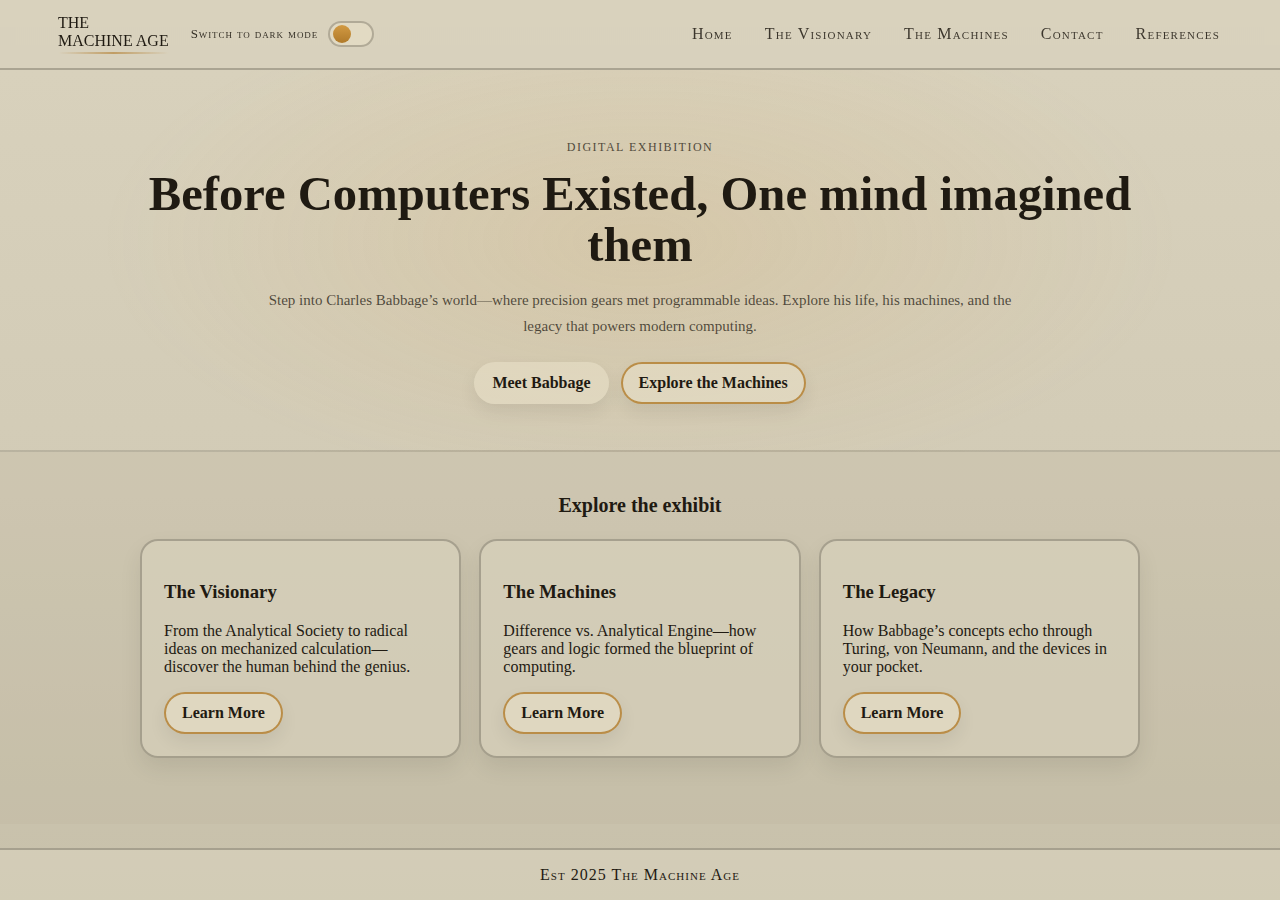
<file: index.html>
<!doctype html>
<html lang="en">
<head>
    <meta charset="UTF-8" />
    <meta name="viewport" content="width=device-width, initial-scale=1.0" />
    <title>Home — The Machine Age</title>
    <link rel="stylesheet" href="styles/styles.css" />
</head>

<body data-page="home" class="page-fade">
<!-- Skip link for accessibility -->
<a class="skip-link" href="#main">Skip to main content</a>
<!-- Header -->
<header class="header">
    <div class="header-inner">
        <a href="index.html" class="brand logo-accent" aria-label="The Machine Age Home">
  <span class="logo-text">
    THE<br>
    <span>MACHINE AGE</span>
  </span>
        </a>
        <div class="theme-toggle">
            <span class="theme-label" id="themeLabel">Switch to dark mode</span>
            <label class="switch">
                <input type="checkbox" id="themeToggle">
                <span class="slider"></span>
            </label>
        </div>
        <button class="hamburger" id="hamburgerBtn">
            <span class="hamburger-bar"></span>
            <span class="hamburger-bar"></span>
            <span class="hamburger-bar"></span>
        </button>
        <nav class="nav" id="mainNav">
            <a class="nav-link" href="index.html">Home</a>
            <a class="nav-link" href="visionary.html">The Visionary</a>
            <a class="nav-link" href="machines.html">The Machines</a>
            <a class="nav-link" href="contact.html">Contact</a>
            <a class="nav-link" href="references.html">References</a>
        </nav>
    </div>
</header>


<main id="main">
    <!-- Hero section -->
    <section class="hero hero-home">
        <div class="wrap reveal">
            <div class="kicker">Digital Exhibition</div>
            <h1 class="hero-title">
                Before Computers Existed, One mind imagined them
            </h1>
            <p class="hero-sub">
                Step into Charles Babbage’s world—where precision gears met programmable ideas.
                Explore his life, his machines, and the legacy that powers modern computing.
            </p>
            <div class="hero-actions">
                <a class="btn btn-filled" href="visionary.html">Meet Babbage</a>
                <a class="btn btn-outline" href="machines.html">Explore the Machines</a>
            </div>
        </div>
    </section>
    <!-- Explore cards section -->
    <section class="explore explore-home">
        <div class="wrap">
            <h2 class="section-title reveal">Explore the exhibit</h2>
            <div class="home-cards reveal">
                <article class="home-card lift">
                    <h3>The Visionary</h3>
                    <p>
                        From the Analytical Society to radical ideas on mechanized calculation—
                        discover the human behind the genius.
                    </p>
                    <a class="btn btn-outline small" href="visionary.html">Learn More</a>
                </article>
                <article class="home-card lift">
                    <h3>The Machines</h3>
                    <p>
                        Difference vs. Analytical Engine—how gears and logic formed the blueprint of computing.
                    </p>
                    <a class="btn btn-outline small" href="machines.html">Learn More</a>
                </article>
                <article class="home-card lift">
                    <h3>The Legacy</h3>
                    <p>
                        How Babbage’s concepts echo through Turing, von Neumann, and the devices in your pocket.
                    </p>
                    <a class="btn btn-outline small" href="references.html">Learn More</a>
                </article>
            </div>
        </div>
    </section>
</main>
<!-- Footer -->
<footer class="footer">
    <div class="footer-inner">Est 2025 The Machine Age</div>
</footer>
<script src="scripts/script.js"></script>
</body>
</html>
</file>
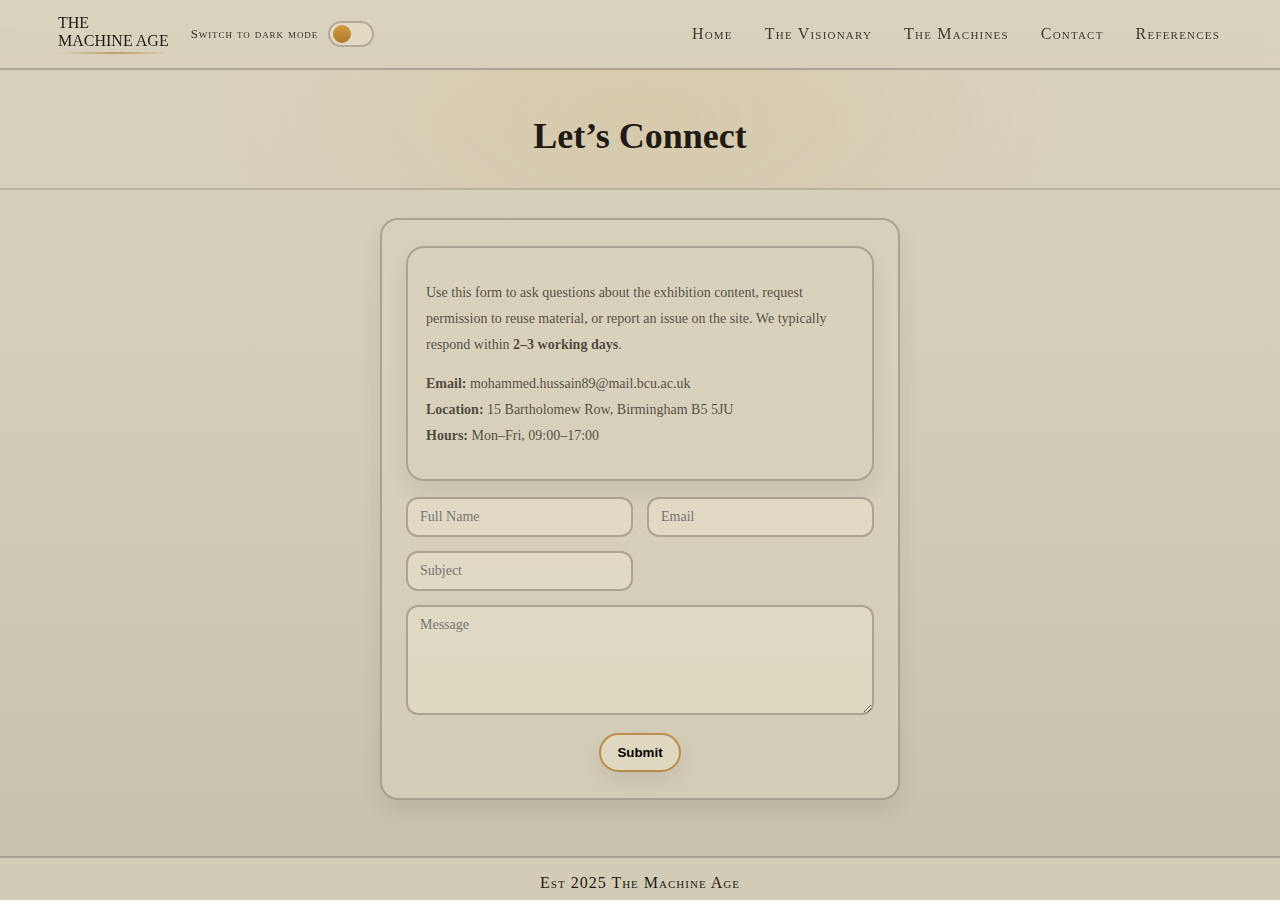
<file: contact.html>
<!doctype html>
<html lang="en">
<head>
    <meta charset="UTF-8" />
    <meta name="viewport" content="width=device-width, initial-scale=1.0" />
    <title>Contact — The Machine Age</title>
    <link rel="stylesheet" href="styles/styles.css" />
</head>
<body data-page="contact" class="page-fade">
<!-- Header -->
<header class="header">
    <div class="header-inner">
        <a href="index.html" class="brand logo-accent" aria-label="The Machine Age Home">
  <span class="logo-text">
    THE<br>
    <span>MACHINE AGE</span>
  </span>
        </a>
        <div class="theme-toggle">
            <span class="theme-label" id="themeLabel">Switch to dark mode</span>
            <label class="switch">
                <input type="checkbox" id="themeToggle">
                <span class="slider"></span>
            </label>
        </div>
        <button class="hamburger" id="hamburgerBtn">
            <span class="hamburger-bar"></span>
            <span class="hamburger-bar"></span>
            <span class="hamburger-bar"></span>
        </button>
        <nav class="nav" id="mainNav">
            <a class="nav-link" href="index.html">Home</a>
            <a class="nav-link" href="visionary.html">The Visionary</a>
            <a class="nav-link" href="machines.html">The Machines</a>
            <a class="nav-link" href="contact.html">Contact</a>
            <a class="nav-link" href="references.html">References</a>
        </nav>
        <a class="skip-link" href="#main">Skip to main content</a>
    </div>
</header>

<main id="main">
    <!-- Hero section -->
    <section class="hero hero-inner-page">
        <div class="wrap">
            <h1 class="hero-title small">Let’s Connect</h1>
        </div>
    </section>
    <!-- Contact info and form -->
    <section class="page-section contact-section">
        <div class="wrap">
            <div class="contact-shell reveal">
                <div class="contact-info reveal">
                    <p class="body-text">
                        Use this form to ask questions about the exhibition content, request permission to reuse material,
                        or report an issue on the site. We typically respond within <strong>2–3 working days</strong>.
                    </p>
                    <p class="body-text">
                        <strong>Email:</strong> mohammed.hussain89@mail.bcu.ac.uk<br>
                        <strong>Location:</strong> 15 Bartholomew Row, Birmingham B5 5JU<br>
                        <strong>Hours:</strong> Mon–Fri, 09:00–17:00
                    </p>
                </div>
                <!-- Contact form -->
                <form class="contact-form">
                    <div class="form-grid">
                        <input type="text" placeholder="Full Name" required>
                        <input type="email" placeholder="Email" required>
                        <input type="text" placeholder="Subject" required>
                        <textarea placeholder="Message" required></textarea>
                    </div>
                    <div class="form-actions">
                        <button type="submit" class="btn btn-outline">Submit</button>
                    </div>
                </form>
            </div>
        </div>
    </section>
</main>
<!-- Footer -->
<footer class="footer">
    <div class="footer-inner">Est 2025 The Machine Age</div>
</footer>
<script src="scripts/script.js"></script>
</body>
</html>
</file>
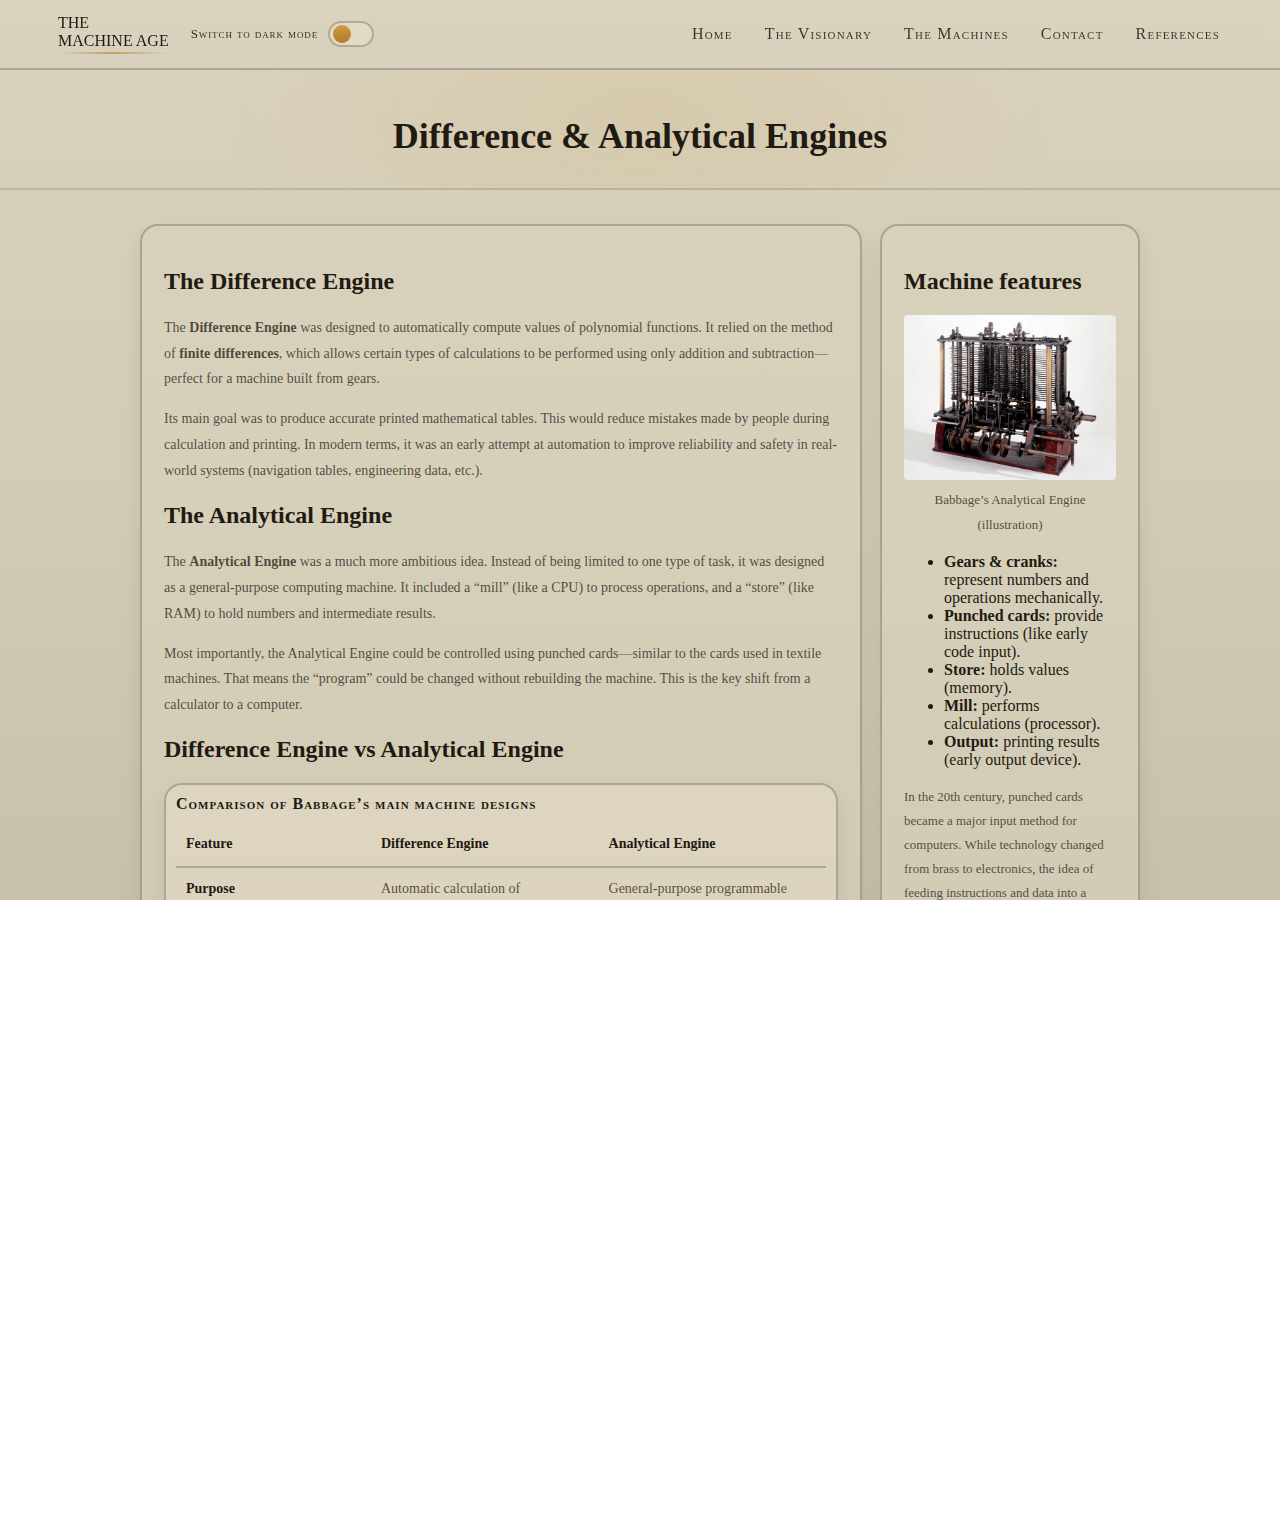
<file: machines.html>
<!doctype html>
<html lang="en">
<head>
    <meta charset="UTF-8" />
    <meta name="viewport" content="width=device-width, initial-scale=1.0" />
    <title>The Machines — The Machine Age</title>
    <link rel="stylesheet" href="styles/styles.css" />
</head>
<body data-page="machines" class="page-fade">
<!-- Header -->
<header class="header">
    <div class="header-inner">
        <a href="index.html" class="brand logo-accent" aria-label="The Machine Age Home">
  <span class="logo-text">
    THE<br>
    <span>MACHINE AGE</span>
  </span>
        </a>
        <div class="theme-toggle">
            <span class="theme-label" id="themeLabel">Switch to dark mode</span>
            <label class="switch">
                <input type="checkbox" id="themeToggle">
                <span class="slider"></span>
            </label>
        </div>
        <button class="hamburger" id="hamburgerBtn">
            <span class="hamburger-bar"></span>
            <span class="hamburger-bar"></span>
            <span class="hamburger-bar"></span>
        </button>
        <nav class="nav" id="mainNav">
            <a class="nav-link" href="index.html">Home</a>
            <a class="nav-link" href="visionary.html">The Visionary</a>
            <a class="nav-link" href="machines.html">The Machines</a>
            <a class="nav-link" href="contact.html">Contact</a>
            <a class="nav-link" href="references.html">References</a>
        </nav>
        <a class="skip-link" href="#main">Skip to main content</a>
    </div>
</header>
<main class="page" id="main">
    <!-- Hero section -->
    <section class="hero hero-inner-page">
        <div class="wrap reveal">
            <h1 class="hero-title small">Difference &amp; Analytical Engines</h1>
        </div>
    </section>
    <!-- Main content and aside -->
    <section class="page-section">
        <div class="wrap">
            <div class="grid-2 reveal">
                <div class="big-box lift">
                    <h2 class="box-heading">The Difference Engine</h2>
                    <p class="body-text">
                        The <strong>Difference Engine</strong> was designed to automatically compute values of polynomial functions.
                        It relied on the method of <strong>finite differences</strong>, which allows certain types of calculations to be
                        performed using only addition and subtraction—perfect for a machine built from gears.
                    </p>
                    <p class="body-text">
                        Its main goal was to produce accurate printed mathematical tables. This would reduce mistakes made by people
                        during calculation and printing. In modern terms, it was an early attempt at automation to improve reliability
                        and safety in real-world systems (navigation tables, engineering data, etc.).
                    </p>
                    <h2 class="box-heading" style="margin-top:18px;">The Analytical Engine</h2>
                    <p class="body-text">
                        The <strong>Analytical Engine</strong> was a much more ambitious idea. Instead of being limited to one type of task,
                        it was designed as a general-purpose computing machine. It included a “mill” (like a CPU) to process operations,
                        and a “store” (like RAM) to hold numbers and intermediate results.
                    </p>
                    <p class="body-text">
                        Most importantly, the Analytical Engine could be controlled using punched cards—similar to the cards used in
                        textile machines. That means the “program” could be changed without rebuilding the machine. This is the key shift
                        from a calculator to a computer.
                    </p>
                    <h2 class="box-heading" style="margin-top:18px;">Difference Engine vs Analytical Engine</h2>
                    <div class="table-wrap" role="region" aria-label="Comparison table: Difference Engine vs Analytical Engine" tabindex="0">
                        <table class="info-table">
                            <caption>Comparison of Babbage’s main machine designs</caption>
                            <thead>
                            <tr>
                                <th scope="col">Feature</th>
                                <th scope="col">Difference Engine</th>
                                <th scope="col">Analytical Engine</th>
                            </tr>
                            </thead>
                            <tbody>
                            <tr>
                                <th scope="row">Purpose</th>
                                <td>Automatic calculation of mathematical tables</td>
                                <td>General-purpose programmable computation</td>
                            </tr>
                            <tr>
                                <th scope="row">Programmable?</th>
                                <td>No (task-specific)</td>
                                <td>Yes (via punched cards)</td>
                            </tr>
                            <tr>
                                <th scope="row">Modern equivalent</th>
                                <td>Special-purpose calculator</td>
                                <td>Conceptually similar to a modern computer</td>
                            </tr>
                            <tr>
                                <th scope="row">Core components</th>
                                <td>Mechanical arithmetic mechanisms</td>
                                <td>“Store” (memory) and “Mill” (processor)</td>
                            </tr>
                            </tbody>
                        </table>
                    </div>
                    <h2 class="box-heading" style="margin-top:18px;">How this connects to modern computers</h2>
                    <p class="body-text">
                        Babbage’s designs include ideas that are still fundamental today:
                        <strong>input → processing → output</strong>, memory storage, and step-by-step instructions.
                        The Analytical Engine also suggested concepts similar to loops and conditional decisions, which are essential
                        in programming.
                    </p>
                </div>
                <!-- side with image and features -->
                <aside class="side-box lift">
                    <h2 class="box-heading">Machine features</h2>
                    <figure class="machine-figure" style="max-width:320px;margin:0 0 1rem;">
                        <img src="imgs/Babbages_Analytical_Engine.webp" alt="Babbage's Analytical Engine" style="width:100%;height:auto;display:block;border-radius:4px;" />
                        <figcaption class="small body-text" style="text-align:center;margin-top:0.5rem;">Babbage’s Analytical Engine (illustration)</figcaption>
                    </figure>
                    <ul class="bullet-list">
                        <li><strong>Gears & cranks:</strong> represent numbers and operations mechanically.</li>
                        <li><strong>Punched cards:</strong> provide instructions (like early code input).</li>
                        <li><strong>Store:</strong> holds values (memory).</li>
                        <li><strong>Mill:</strong> performs calculations (processor).</li>
                        <li><strong>Output:</strong> printing results (early output device).</li>
                    </ul>
                    <div class="side-note">
                        <p class="body-text small">
                            In the 20th century, punched cards became a major input method for computers.
                            While technology changed from brass to electronics, the idea of feeding instructions
                            and data into a system stayed the same.
                        </p>
                    </div>
                </aside>
            </div>
            <!-- Quiz panel -->
            <section class="quiz-panel reveal lift" data-quiz-panel>
                <div class="quiz-panel-top">
                    <div class="quiz-title">Quiz and more info</div>
                    <button class="btn btn-outline quiz-toggle" type="button" data-quiz-toggle>
                        Open Quiz
                    </button>
                </div>
                <div class="quiz-content" data-quiz-content>
                    <div class="quiz-split">
                        <div class="more-info">
                            <h3 class="mini-heading">Extra information</h3>
                            <p class="body-text">
                                The Difference Engine is an example of a <strong>special-purpose machine</strong>—built to do one type of task extremely well.
                                The Analytical Engine is closer to a <strong>general-purpose computer</strong>—a machine that can perform many tasks depending
                                on the program.
                            </p>
                            <p class="body-text">
                            </p>
                        </div>
                        <div class="quiz-box" data-quiz="machines">
                            <p class="quiz-question"></p>
                            <div class="quiz-answers"></div>
                            <p class="quiz-feedback"></p>
                            <button class="btn btn-outline small quiz-reset" type="button">Restart Quiz</button>
                        </div>
                    </div>
                </div>
            </section>
        </div>
    </section>
</main>

<!-- Footer -->
<footer class="footer">
    <div class="footer-inner">Est 2025 The Machine Age</div>
</footer>
<script src="scripts/script.js"></script>
</body>
</html>
</file>
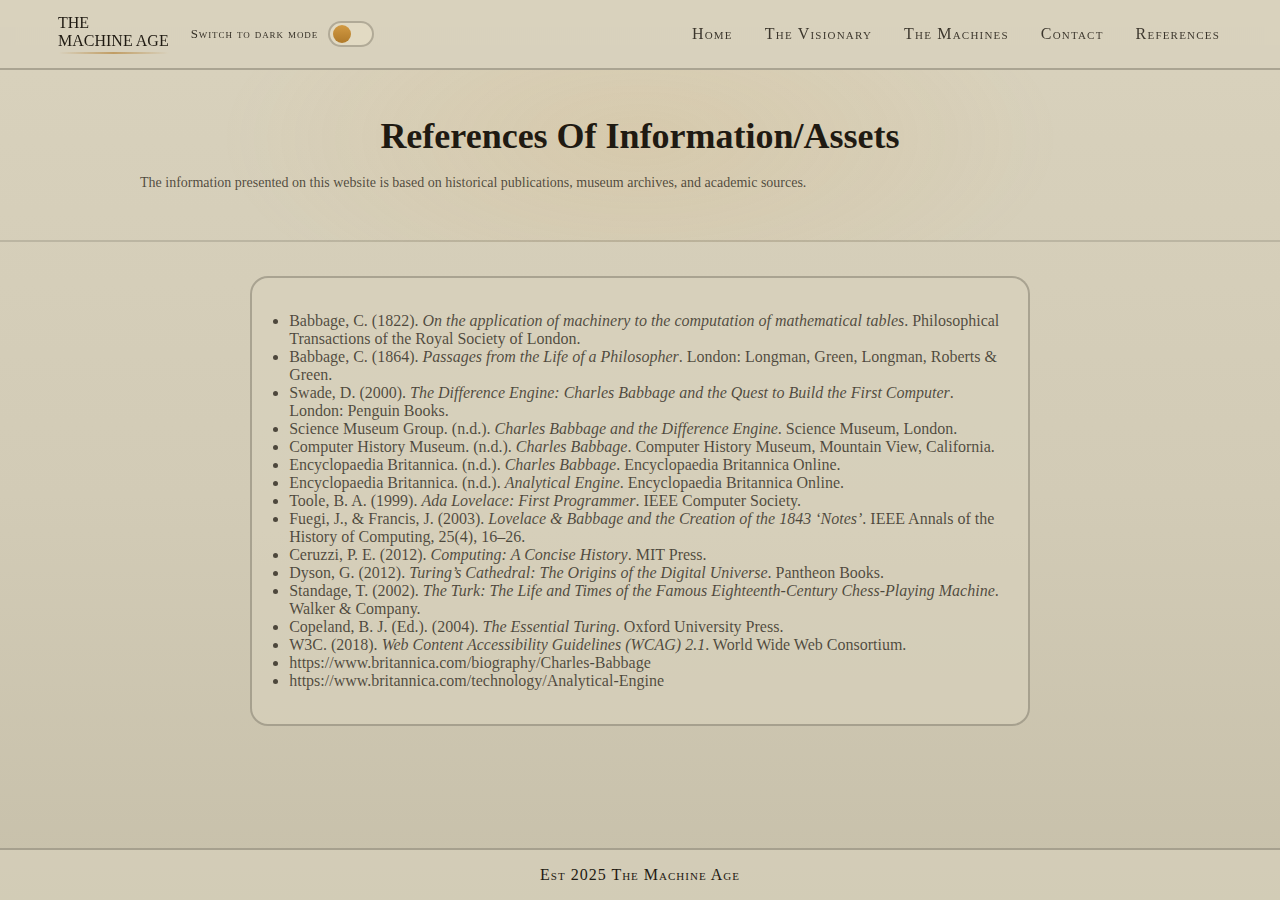
<file: references.html>
<!doctype html>
<html lang="en">
<head>
    <meta charset="UTF-8" />
    <meta name="viewport" content="width=device-width, initial-scale=1.0" />
    <title>References — The Machine Age</title>
    <link rel="stylesheet" href="styles/styles.css" />
</head>
<body data-page="references" class="page-fade">
<!-- Header -->
<header class="header">
    <div class="header-inner">
        <a href="index.html" class="brand logo-accent" aria-label="The Machine Age Home">
            <span class="logo-text">
                THE<br>
                <span>MACHINE AGE</span>
            </span>
        </a>
        <div class="theme-toggle">
            <span class="theme-label" id="themeLabel">Switch to dark mode</span>
            <label class="switch">
                <input type="checkbox" id="themeToggle">
                <span class="slider"></span>
            </label>
        </div>
        <button class="hamburger" id="hamburgerBtn">
            <span class="hamburger-bar"></span>
            <span class="hamburger-bar"></span>
            <span class="hamburger-bar"></span>
        </button>
        <nav class="nav" id="mainNav">
            <a class="nav-link" href="index.html">Home</a>
            <a class="nav-link" href="visionary.html">The Visionary</a>
            <a class="nav-link" href="machines.html">The Machines</a>
            <a class="nav-link" href="contact.html">Contact</a>
            <a class="nav-link" href="references.html">References</a>
        </nav>
        <a class="skip-link" href="#main">Skip to main content</a>
    </div>
</header>

<main class="page" id="main">
    <!-- Hero section -->
    <section class="hero hero-inner-page">
        <div class="wrap reveal">
            <h1 class="hero-title small">References Of Information/Assets</h1>
            <p class="body-text">
                The information presented on this website is based on historical publications,
                museum archives, and academic sources.
            </p>
        </div>
    </section>
    <!-- References list -->
    <section class="page-section">
        <div class="wrap">
            <section class="refs-box reveal lift">
                <ul class="refs-list">
                    <li>Babbage, C. (1822). <em>On the application of machinery to the computation of mathematical tables</em>. Philosophical Transactions of the Royal Society of London.</li>
                    <li>Babbage, C. (1864). <em>Passages from the Life of a Philosopher</em>. London: Longman, Green, Longman, Roberts & Green.</li>
                    <li>Swade, D. (2000). <em>The Difference Engine: Charles Babbage and the Quest to Build the First Computer</em>. London: Penguin Books.</li>
                    <li>Science Museum Group. (n.d.). <em>Charles Babbage and the Difference Engine</em>. Science Museum, London.</li>
                    <li>Computer History Museum. (n.d.). <em>Charles Babbage</em>. Computer History Museum, Mountain View, California.</li>
                    <li>Encyclopaedia Britannica. (n.d.). <em>Charles Babbage</em>. Encyclopaedia Britannica Online.</li>
                    <li>Encyclopaedia Britannica. (n.d.). <em>Analytical Engine</em>. Encyclopaedia Britannica Online.</li>
                    <li>Toole, B. A. (1999). <em>Ada Lovelace: First Programmer</em>. IEEE Computer Society.</li>
                    <li>Fuegi, J., & Francis, J. (2003). <em>Lovelace & Babbage and the Creation of the 1843 ‘Notes’</em>. IEEE Annals of the History of Computing, 25(4), 16–26.</li>
                    <li>Ceruzzi, P. E. (2012). <em>Computing: A Concise History</em>. MIT Press.</li>
                    <li>Dyson, G. (2012). <em>Turing’s Cathedral: The Origins of the Digital Universe</em>. Pantheon Books.</li>
                    <li>Standage, T. (2002). <em>The Turk: The Life and Times of the Famous Eighteenth-Century Chess-Playing Machine</em>. Walker & Company.</li>
                    <li>Copeland, B. J. (Ed.). (2004). <em>The Essential Turing</em>. Oxford University Press.</li>
                    <li>W3C. (2018). <em>Web Content Accessibility Guidelines (WCAG) 2.1</em>. World Wide Web Consortium.</li>
                    <li>https://www.britannica.com/biography/Charles-Babbage</li>
                    <li>https://www.britannica.com/technology/Analytical-Engine</li>
                </ul>
            </section>
        </div>
    </section>
</main>

<!-- Footer -->
<footer class="footer">
    <div class="footer-inner">Est 2025 The Machine Age</div>
</footer>
<script src="scripts/script.js"></script>
</body>
</html>
</file>
<file: styles/styles.css>
/* Root variables */
:root{
    --paper:#d9d2bd;
    --paper-2:#d2cbb6;
    --stone:#c7c0aa;

    --ink:#1f1a12;
    --ink-soft:rgba(31,26,18,.75);

    --brass:#b07a2a;
    --brass-2:#d29a43;

    --line:rgba(31,26,18,.25);
    --line-soft:rgba(31,26,18,.14);

    --radius:18px;

    --shadow: 0 10px 22px rgba(0,0,0,.08);
    --shadow-hover: 0 16px 32px rgba(0,0,0,.12);
}

/* Global reset */
*{ box-sizing:border-box; }

html,body{
    height:100%;
    overflow-x:hidden;
}

body{
    margin:0;
    font-family: ui-serif, Georgia, "Times New Roman", serif;
    color:var(--ink);
    background: linear-gradient(
            180deg,
            var(--paper) 0%,
            var(--paper-2) 55%,
            var(--stone) 100%
    );

    /* footer stick */
    min-height:100vh;
    display:flex;
    flex-direction:column;
}

main{ flex:1; }

a{
    color:inherit;
    text-decoration:none;
}

img{
    max-width:100%;
    display:block;
}

.wrap{
    width:min(1000px, 92vw);
    margin:0 auto;
}

/* Header and navigation */
.header{
    background: rgba(217,210,189,.92);
    backdrop-filter: blur(6px);
    border-bottom:2px solid var(--line);
    position:sticky;
    top:0;
    z-index:10;
}

.header-inner{
    width:min(1200px, 94vw);
    margin:0 auto;
    padding:14px 18px;
    display:flex;
    align-items:center;
    justify-content:space-between;
    gap:22px;
}

/* ---------- TEXT LOGO ---------- */
.brand{
    display:flex;
    align-items:center;
    flex:0 0 auto;
    position:relative;
    padding-bottom:4px;
}

.logo-text,
.logo-text span{
    color: var(--ink);
    transition: color .25s ease;
}


/* Brass underline accent */
.brand::after{
    content:"";
    position:absolute;
    left:0;
    bottom:0;
    width:100%;
    height:2px;
    background:linear-gradient(
            90deg,
            transparent,
            var(--brass),
            transparent
    );
    opacity:.6;
}

/* Subtle hover */
.brand:hover .logo-text,
.brand:hover .logo-text span{
    color:var(--brass);
}

/* ---------- NAV ---------- */
.nav{
    display:flex;
    align-items:center;
    justify-content:flex-end;
    gap:28px;
    flex:1 1 auto;
    min-width:0;
}

.nav-link{
    position:relative;
    padding:8px 2px;
    font-variant:small-caps;
    letter-spacing:1.2px;
    opacity:.85;
}

.nav-link::after{
    content:"";
    position:absolute;
    left:0;
    bottom:2px;
    width:100%;
    height:2px;
    background:rgba(31,26,18,.6);
    transform:scaleX(0);
    transform-origin:left;
    transition:transform .35s ease;
}

.nav-link:hover,
.nav-link.active{
    opacity:1;
}

.nav-link:hover::after,
.nav-link.active::after{
    transform:scaleX(1);
}

/* Hero sections */
.hero{
    border-bottom:2px solid var(--line-soft);
}

.hero-home{
    padding:70px 0 46px;
    background:radial-gradient(
            900px 420px at 50% 45%,
            rgba(210,154,67,.14),
            transparent 60%
    );
}

.hero-inner-page{
    padding:48px 0 32px;
    background:radial-gradient(
            700px 320px at 50% 40%,
            rgba(210,154,67,.12),
            transparent 60%
    );
}

.kicker{
    text-align:center;
    font-size:12px;
    letter-spacing:1.5px;
    text-transform:uppercase;
    opacity:.75;
    margin-bottom:14px;
}

.hero-title{
    text-align:center;
    margin:0;
    font-size:clamp(34px, 3.8vw, 54px);
    line-height:1.05;
}

.hero-title.small{
    font-size:clamp(26px, 3vw, 36px);
}

.hero-sub{
    max-width:780px;
    margin:16px auto 0;
    text-align:center;
    font-size:15px;
    line-height:1.75;
    color:var(--ink-soft);
}

.hero-actions{
    margin-top:22px;
    display:flex;
    justify-content:center;
    gap:12px;
    flex-wrap:wrap;
}

/* Buttons */
.btn{
    display:inline-flex;
    align-items:center;
    justify-content:center;
    padding:10px 16px;
    border-radius:999px;
    font-weight:900;
    border:2px solid transparent;
    background:rgba(231,222,199,.62);
    box-shadow:0 8px 18px rgba(0,0,0,.07);
    transition:transform .15s ease, box-shadow .15s ease;
}

.btn:hover{
    transform:translateY(-1px);
    box-shadow:0 12px 26px rgba(0,0,0,.1);
}

.btn-outline{
    border-color:rgba(176,122,42,.8);
}

.btn-filled{
    background:linear-gradient(180deg, var(--brass-2), var(--brass));
}

/* Home explore cards */
.explore{
    padding:42px 0 66px;
    background:rgba(185,179,157,.22);
}

.section-title{
    text-align:center;
    margin:0 0 22px;
    font-size:20px;
    font-weight:900;
}

.home-cards{
    display:grid;
    grid-template-columns:repeat(3,1fr);
    gap:18px;
}

.home-card{
    background:rgba(217,210,189,.62);
    border:2px solid var(--line);
    border-radius:var(--radius);
    padding:22px;
    box-shadow:var(--shadow);
}

/* Inner page layout */
.page-section{
    padding:34px 0 56px;
}

.grid-2{
    display:grid;
    grid-template-columns:1fr 260px;
    gap:18px;
}

.big-box,
.side-box{
    background:rgba(217,210,189,.62);
    border:2px solid var(--line);
    border-radius:var(--radius);
    padding:22px;
    box-shadow:var(--shadow);
}

.body-text{
    font-size:14px;
    line-height:1.85;
    color:var(--ink-soft);
    margin-bottom:12px;
}

.body-text.small{
    font-size:13px;
}

/* Quiz panel */
.quiz-panel{
    margin-top:18px;
    border-radius:var(--radius);
    border:2px solid var(--line);
    background:rgba(217,210,189,.6);
    box-shadow:var(--shadow);
    overflow:hidden;
}

.quiz-panel-top{
    padding:18px;
    text-align:center;
}

.quiz-content{
    max-height:0;
    overflow:hidden;
    transition:max-height .45s ease;
    border-top:2px solid var(--line-soft);
}

.quiz-panel.open .quiz-content{
    max-height:1400px;
}

.quiz-split{
    display:grid;
    grid-template-columns:1fr 360px;
    gap:18px;
    padding:18px;
}

.quiz-box{
    background:rgba(231,222,199,.6);
    border:2px solid rgba(31,26,18,.2);
    border-radius:var(--radius);
    padding:18px;
    text-align:center;
}

/* Contact page */
.form-shell{
    width:min(420px,92vw);
    margin:0 auto;
    padding:22px;
    border-radius:var(--radius);
    border:2px solid var(--line);
    background:rgba(217,210,189,.62);
}

/* References page */
.refs-box{
    width:min(780px,92vw);
    margin:0 auto;
    padding:18px;
    border-radius:var(--radius);
    border:2px solid var(--line);
    background:rgba(217,210,189,.62);
}

/* Footer */
.footer{
    border-top:2px solid var(--line);
    background:rgba(217,210,189,.7);
    padding:16px 0;
    text-align:center;
    font-variant:small-caps;
    letter-spacing:1px;
}

/* Animations */
.reveal{
    opacity:0;
    transform:translateY(14px);
    transition:.6s ease;
}

.reveal.in{
    opacity:1;
    transform:none;
}

/* Responsive design */
@media (max-width:980px){
    .grid-2 {
        grid-template-columns: 1fr;
        gap: 18px;
    }
    .side-box {
        max-width: 100%;
        margin-top: 18px;
    }
}

@media (max-width:700px){
    .wrap {
        width: min(98vw, 1000px);
        padding: 0 4vw;
    }
    .hero-title, .hero-title.small {
        font-size: clamp(20px, 6vw, 32px);
    }
    .refs-box, .side-box, .big-box {
        padding: 10px;
        font-size: 15px;
    }
    .page-section {
        padding: 18px 0 32px;
    }
    .table-wrap {
        padding: 4px;
        min-width: 0;
        overflow-x: auto;
    }
    .info-table {
        min-width: 420px;
        font-size: 13px;
    }
}

@media (max-width:520px){
    .header-inner {
        flex-direction: column;
        align-items: flex-start;
        padding: 6px 2vw;
    }
    .brand {
        margin-bottom: 6px;
    }
    .refs-box, .side-box, .big-box {
        font-size: 14px;
        padding: 6px;
    }
    .footer-inner {
        font-size: 13px;
    }
}

/* Contact page improvements */
.contact-section{
    padding-top: 28px;
}

.contact-shell{
    max-width: 520px;
    margin: 0 auto;
    padding: 26px 24px;
    background: rgba(217,210,189,.62);
    border: 2px solid var(--line);
    border-radius: var(--radius);
    box-shadow: var(--shadow);
}

/* Grid for inputs */
.contact-form .form-grid{
    display:grid;
    grid-template-columns: 1fr 1fr;
    gap: 14px;
}

/* Inputs */
.contact-form input,
.contact-form textarea{
    width:100%;
    padding: 10px 12px;
    font-family: inherit;
    font-size: 14px;
    border-radius: 12px;
    border: 2px solid rgba(31,26,18,.28);
    background: rgba(231,222,199,.65);
    color: var(--ink);
    outline:none;
    transition: border-color .2s ease, background .2s ease;
}

.contact-form textarea{
    grid-column: 1 / -1;
    min-height: 110px;
    resize: vertical;
}

/* Focus state */
.contact-form input:focus,
.contact-form textarea:focus{
    border-color: rgba(176,122,42,.85);
    background: rgba(231,222,199,.85);
}

/* Button row */
.form-actions{
    margin-top: 18px;
    display:flex;
    justify-content:center;
}
@media (max-width: 600px){
    .contact-form .form-grid{
        grid-template-columns: 1fr;
    }
}
/* ===============================
   THEME (Light by default)
   =============================== */
:root{
    --bg1: var(--paper);
    --bg2: var(--paper-2);
    --bg3: var(--stone);
    --surface: rgba(217,210,189,.62);
    --surface-2: rgba(231,222,199,.62);
    --border: var(--line);
    --border-soft: var(--line-soft);
    --text: var(--ink);
    --text-soft: var(--ink-soft);
}

/* Dark mode overrides */
:root[data-theme="dark"]{
    --bg1: #17140f;
    --bg2: #14110c;
    --bg3: #0f0d08;

    --surface: rgba(40,34,24,.72);
    --surface-2: rgba(55,47,33,.72);

    --border: rgba(232,224,200,.22);
    --border-soft: rgba(232,224,200,.14);

    --text: rgba(245,238,220,.92);
    --text-soft: rgba(245,238,220,.72);

    /* keep brass vibe, slightly brighter */
    --brass: #d29a43;
    --brass-2: #f0b35b;
}
/* Logo text colour in dark mode */
:root[data-theme="dark"] .logo-text,
:root[data-theme="dark"] .logo-text span{
    color: rgba(245,238,220,.92); /* soft parchment */
}

/* Apply theme vars globally */
body{
    color: var(--text);
    background: linear-gradient(180deg, var(--bg1) 0%, var(--bg2) 55%, var(--bg3) 100%);
}

.header{
    background: color-mix(in srgb, var(--bg1) 70%, transparent);
    border-bottom: 2px solid var(--border);
}

.hero{
    border-bottom: 2px solid var(--border-soft);
}

.footer{
    border-top: 2px solid var(--border);
    background: color-mix(in srgb, var(--bg1) 65%, transparent);
}

.home-card,
.big-box,
.side-box,
.refs-box,
.form-shell,
.quiz-panel{
    background: var(--surface);
    border: 2px solid var(--border);
}

.btn{
    background: var(--surface-2);
}

.body-text,
.refs-list{
    color: var(--text-soft);
}
/* ===============================
   THEME TOGGLE UI
   =============================== */
.theme-toggle{
    display:flex;
    align-items:center;
    gap:10px;
    flex: 0 0 auto;
}

.theme-label{
    font-variant: small-caps;
    letter-spacing: .9px;
    font-size: 13px;
    opacity: .9;
    white-space: nowrap;
}

/* Switch */
.switch{
    position: relative;
    width: 46px;
    height: 26px;
    display:inline-block;
}

.switch input{
    opacity:0;
    width:0;
    height:0;
}

.slider{
    position:absolute;
    inset:0;
    border-radius: 999px;
    border: 2px solid var(--border);
    background: var(--surface-2);
    transition: .2s ease;
}

.slider::before{
    content:"";
    position:absolute;
    height: 18px;
    width: 18px;
    left: 3px;
    top: 50%;
    transform: translateY(-50%);
    border-radius: 999px;
    background: linear-gradient(180deg, var(--brass-2), var(--brass));
    transition: .2s ease;
}

.switch input:checked + .slider::before{
    left: 21px;
}

/* Mobile: don’t let it crush the nav */
@media (max-width: 900px){
    .theme-toggle{
        justify-content:center;
    }
}
@media (max-width: 520px){
    .theme-label{
        display:none; /* optional: keeps header clean on tiny screens */
    }
}
/* ===== Table (required by brief) ===== */
.table-wrap{
    margin-top: 12px;
    overflow-x: auto;
    border: 2px solid var(--line);
    border-radius: var(--radius);
    background: rgba(231,222,199,.50);
    box-shadow: var(--shadow);
    padding: 10px;
}

.info-table{
    width: 100%;
    border-collapse: collapse;
    min-width: 520px;
}

.info-table caption{
    caption-side: top;
    text-align: left;
    font-weight: 900;
    font-variant: small-caps;
    letter-spacing: 1px;
    margin-bottom: 10px;
}

.info-table th,
.info-table td{
    border-bottom: 1px solid var(--line-soft);
    padding: 10px 10px;
    text-align: left;
    vertical-align: top;
    color: var(--ink-soft);
    font-size: 14px;
    line-height: 1.6;
}

.info-table thead th{
    color: var(--ink);
    border-bottom: 2px solid var(--line);
}

.info-table tbody th{
    color: var(--ink);
    width: 30%;
}
.contact-info{
    max-width: 520px;
    margin: 0 auto 16px;
    padding: 18px 18px;
    border-radius: var(--radius);
    border: 2px solid var(--line);
    background: rgba(217,210,189,.62);
    box-shadow: var(--shadow);
}
.skip-link{
    position:absolute;
    left:-999px;
    top:10px;
    background: rgba(231,222,199,.95);
    border: 2px solid var(--line);
    padding: 8px 10px;
    border-radius: 10px;
    z-index: 999;
}
.skip-link:focus{
    left: 10px;
}
.nav-link:focus-visible,
.btn:focus-visible,
input:focus-visible,
textarea:focus-visible{
    outline: 3px solid rgba(210,154,67,.75);
    outline-offset: 3px;
}

/* Hamburger menu styles */
.hamburger {
    display: none;
    flex-direction: column;
    justify-content: center;
    align-items: center;
    width: 38px;
    height: 38px;
    background: none;
    border: none;
    cursor: pointer;
    z-index: 20;
    margin-left: 8px;
}
.hamburger-bar {
    width: 26px;
    height: 3px;
    background: var(--ink);
    margin: 3px 0;
    border-radius: 2px;
    transition: all 0.3s;
}

@media (max-width: 900px) {
    .header-inner {
        flex-wrap: wrap;
        gap: 10px;
        padding: 10px 8px;
    }
    .nav {
        position: absolute;
        top: 100%;
        left: 0;
        right: 0;
        background: rgba(217,210,189,0.98);
        flex-direction: column;
        align-items: flex-start;
        gap: 0;
        padding: 0 0 10px 0;
        border-bottom: 2px solid var(--line);
        box-shadow: 0 8px 18px rgba(0,0,0,.07);
        max-height: 0;
        overflow: hidden;
        transition: max-height 0.35s cubic-bezier(.4,0,.2,1);
        z-index: 15;
    }
    .nav.nav-open {
        max-height: 400px;
        padding: 8px 0 10px 0;
    }
    .nav-link {
        width: 100%;
        padding: 14px 18px;
        border-bottom: 1px solid var(--line-soft);
        font-size: 1.08em;
    }
    .theme-toggle {
        margin-left: auto;
    }
    .hamburger {
        display: flex;
    }
}

@media (max-width: 700px) {
    .wrap {
        width: min(98vw, 1000px);
        padding: 0 4vw;
    }
    .hero-title, .hero-title.small {
        font-size: clamp(20px, 6vw, 32px);
    }
    .refs-box, .side-box, .big-box {
        padding: 10px;
        font-size: 15px;
    }
    .page-section {
        padding: 18px 0 32px;
    }
    .table-wrap {
        padding: 4px;
        min-width: 0;
        overflow-x: auto;
    }
    .info-table {
        min-width: 420px;
        font-size: 13px;
    }
}

@media (max-width: 520px) {
    .header-inner {
        flex-direction: column;
        align-items: flex-start;
        padding: 6px 2vw;
    }
    .brand {
        margin-bottom: 6px;
    }
    .refs-box, .side-box, .big-box {
        font-size: 14px;
        padding: 6px;
    }
    .footer-inner {
        font-size: 13px;
    }
}

/* Make refs-list more readable on mobile */
.refs-list {
    padding-left: 1.2em;
    word-break: break-word;
}
</file>
